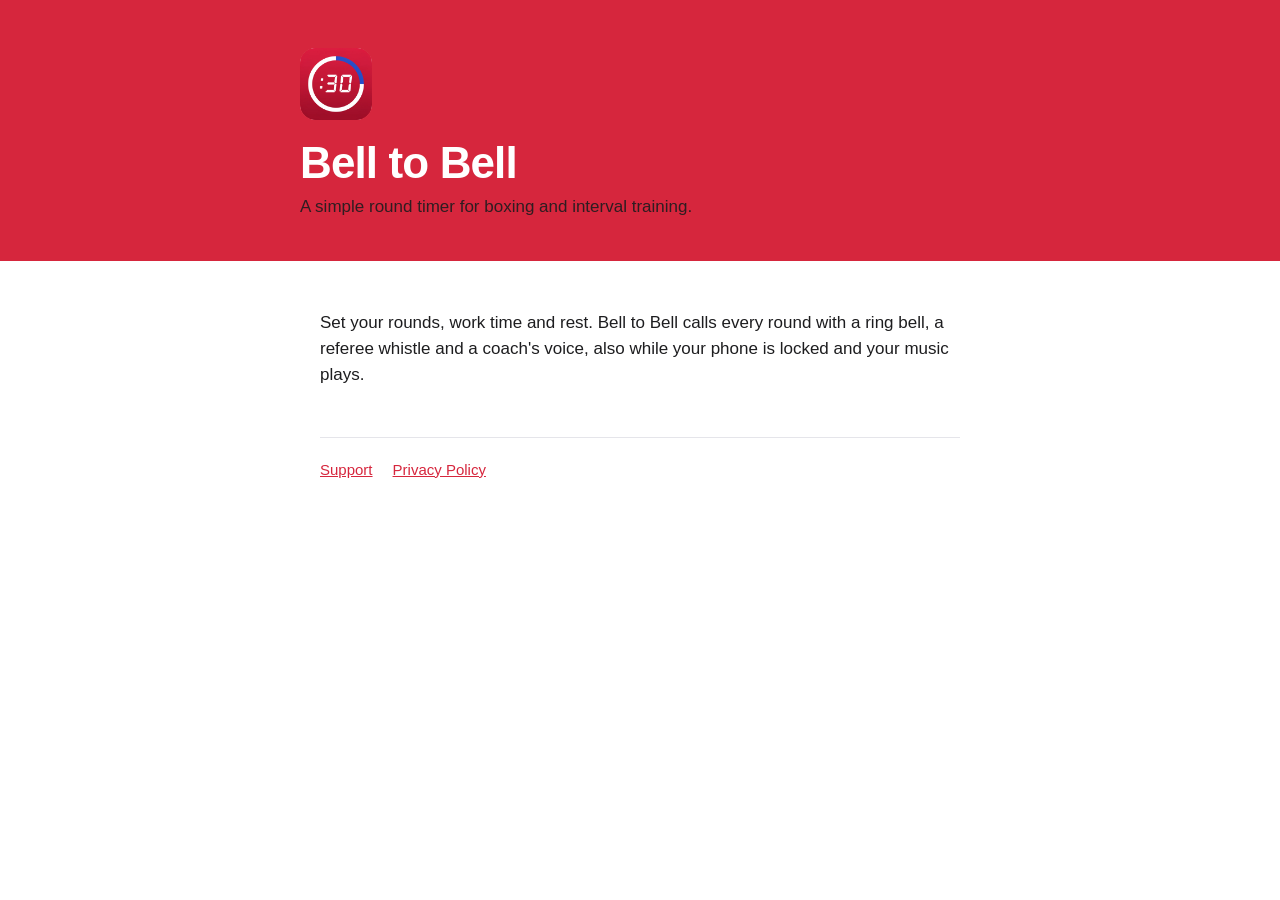
<file: index.html>
<!doctype html>
<html lang="en">
<head>
<meta charset="utf-8"><meta name="viewport" content="width=device-width, initial-scale=1">
<title>Bell to Bell: Round Timer</title>
<link rel="stylesheet" href="style.css">
</head>
<body>
<header><div class="wrap">
<img src="icon.png" alt="Bell to Bell app icon">
<h1>Bell to Bell</h1>
<p>A simple round timer for boxing and interval training.</p>
</div></header>
<main>
<p>Set your rounds, work time and rest. Bell to Bell calls every round with a ring bell, a referee whistle and a coach's voice, also while your phone is locked and your music plays.</p>
<nav><a href="support.html">Support</a><a href="privacy.html">Privacy Policy</a></nav>
</main>
</body>
</html>
</file>
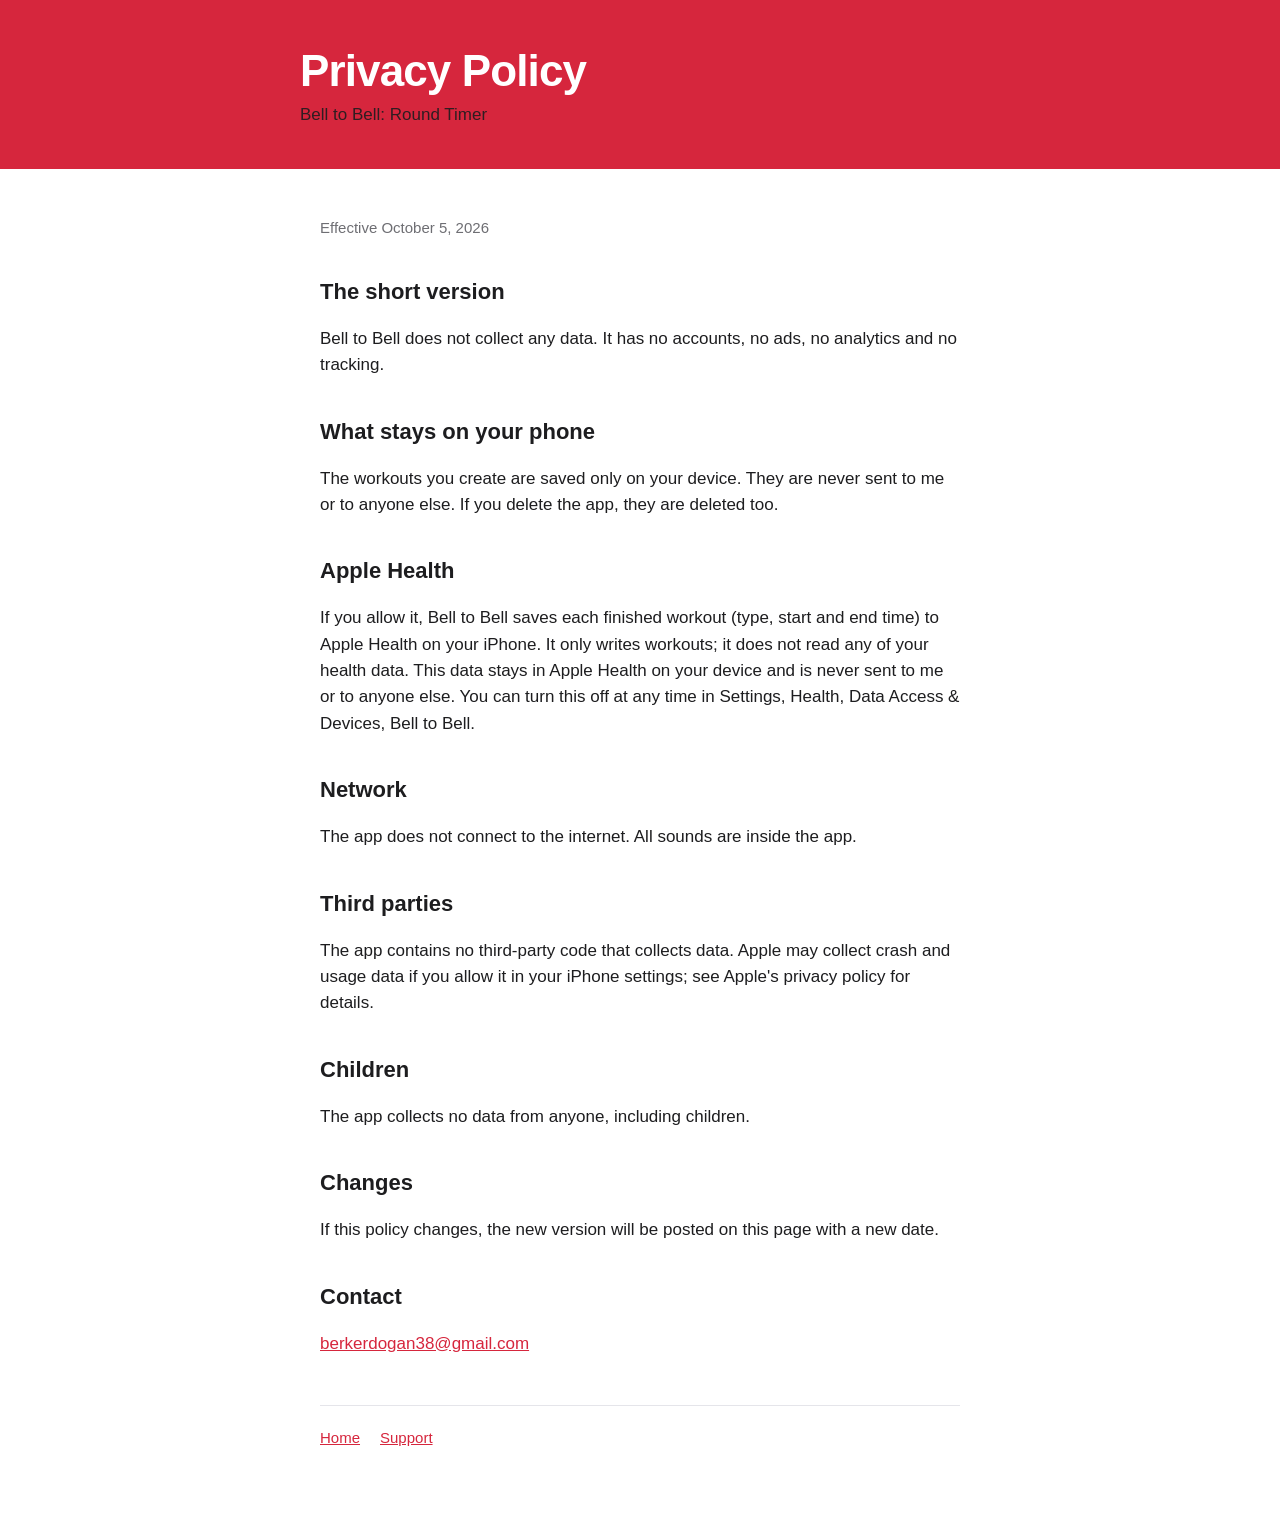
<file: privacy.html>
<!doctype html>
<html lang="en">
<head>
<meta charset="utf-8"><meta name="viewport" content="width=device-width, initial-scale=1">
<title>Bell to Bell Privacy Policy</title>
<link rel="stylesheet" href="style.css">
</head>
<body>
<header><div class="wrap">
<h1>Privacy Policy</h1>
<p>Bell to Bell: Round Timer</p>
</div></header>
<main>
<p class="muted">Effective October 5, 2026</p>

<h2>The short version</h2>
<p>Bell to Bell does not collect any data. It has no accounts, no ads, no analytics and no tracking.</p>

<h2>What stays on your phone</h2>
<p>The workouts you create are saved only on your device. They are never sent to me or to anyone else. If you delete the app, they are deleted too.</p>

<h2>Apple Health</h2>
<p>If you allow it, Bell to Bell saves each finished workout (type, start and end time) to Apple Health on your iPhone. It only writes workouts; it does not read any of your health data. This data stays in Apple Health on your device and is never sent to me or to anyone else. You can turn this off at any time in Settings, Health, Data Access &amp; Devices, Bell to Bell.</p>

<h2>Network</h2>
<p>The app does not connect to the internet. All sounds are inside the app.</p>

<h2>Third parties</h2>
<p>The app contains no third-party code that collects data. Apple may collect crash and usage data if you allow it in your iPhone settings; see Apple's privacy policy for details.</p>

<h2>Children</h2>
<p>The app collects no data from anyone, including children.</p>

<h2>Changes</h2>
<p>If this policy changes, the new version will be posted on this page with a new date.</p>

<h2>Contact</h2>
<p><a href="mailto:berkerdogan38@gmail.com">berkerdogan38@gmail.com</a></p>

<nav><a href="index.html">Home</a><a href="support.html">Support</a></nav>
</main>
</body>
</html>
</file>
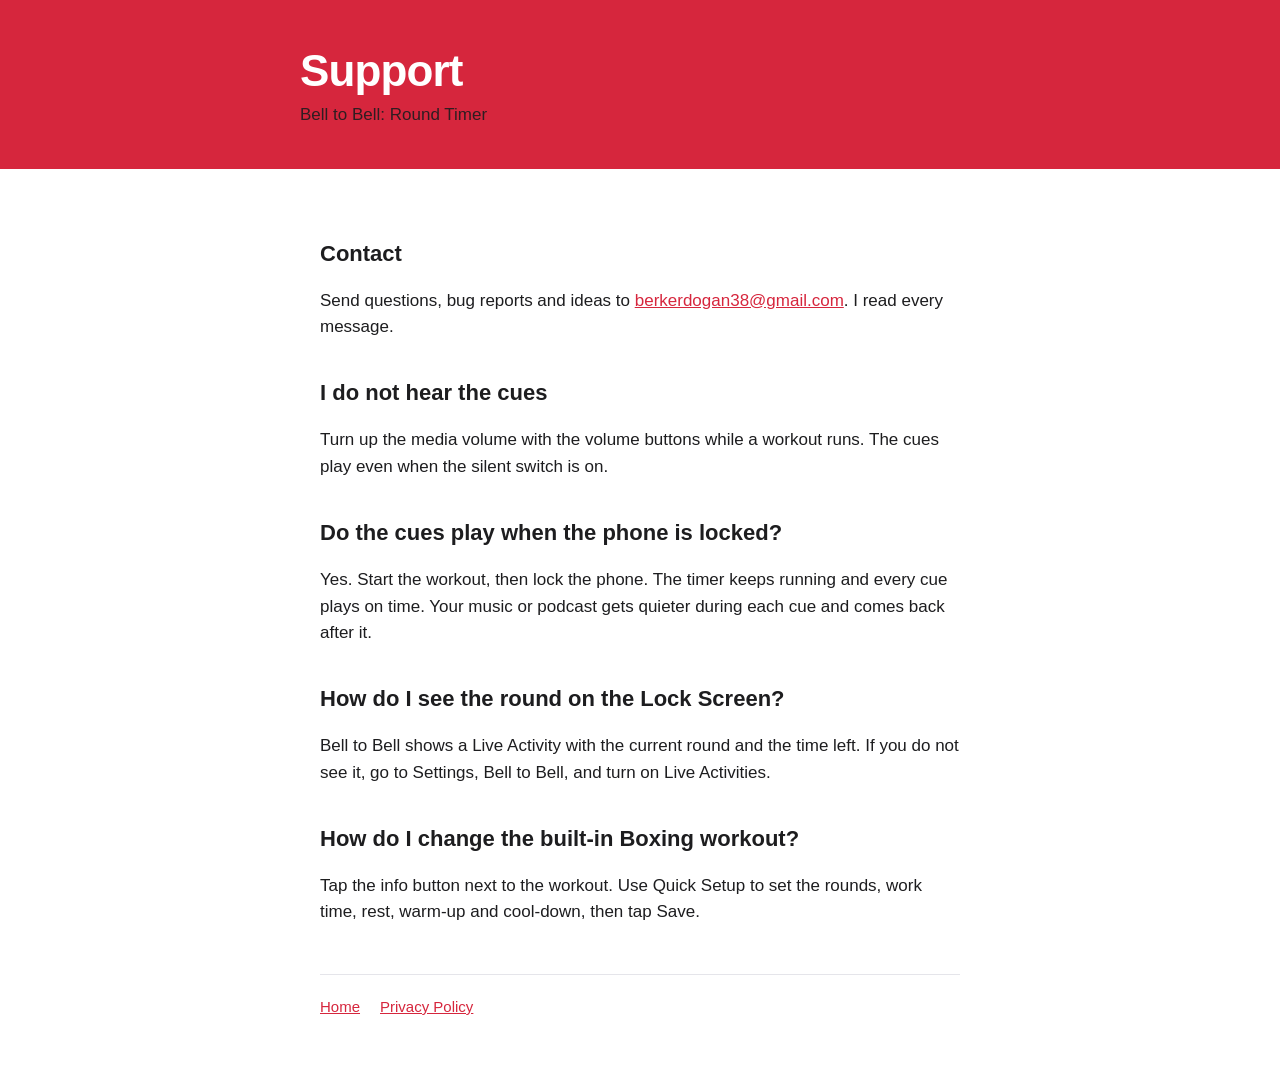
<file: support.html>
<!doctype html>
<html lang="en">
<head>
<meta charset="utf-8"><meta name="viewport" content="width=device-width, initial-scale=1">
<title>Bell to Bell Support</title>
<link rel="stylesheet" href="style.css">
</head>
<body>
<header><div class="wrap">
<h1>Support</h1>
<p>Bell to Bell: Round Timer</p>
</div></header>
<main>
<h2>Contact</h2>
<p>Send questions, bug reports and ideas to <a href="mailto:berkerdogan38@gmail.com">berkerdogan38@gmail.com</a>. I read every message.</p>

<h2>I do not hear the cues</h2>
<p>Turn up the media volume with the volume buttons while a workout runs. The cues play even when the silent switch is on.</p>

<h2>Do the cues play when the phone is locked?</h2>
<p>Yes. Start the workout, then lock the phone. The timer keeps running and every cue plays on time. Your music or podcast gets quieter during each cue and comes back after it.</p>

<h2>How do I see the round on the Lock Screen?</h2>
<p>Bell to Bell shows a Live Activity with the current round and the time left. If you do not see it, go to Settings, Bell to Bell, and turn on Live Activities.</p>

<h2>How do I change the built-in Boxing workout?</h2>
<p>Tap the info button next to the workout. Use Quick Setup to set the rounds, work time, rest, warm-up and cool-down, then tap Save.</p>

<nav><a href="index.html">Home</a><a href="privacy.html">Privacy Policy</a></nav>
</main>
</body>
</html>
</file>
<file: style.css>
:root { --red: #d6263d; --blue: #1f5cd6; --ink: #1d1d1f; --muted: #6e6e73; --bg: #ffffff; --line: #e5e5ea; }
@media (prefers-color-scheme: dark) { :root { --ink: #f5f5f7; --muted: #a1a1a6; --bg: #000000; --line: #2c2c2e; } }
* { box-sizing: border-box; }
body { margin: 0; background: var(--bg); color: var(--ink); font: 17px/1.55 -apple-system, BlinkMacSystemFont, "SF Pro Text", "Helvetica Neue", sans-serif; }
header { background: var(--red); color: #fff; padding: 48px 20px 40px; }
header .wrap, main { max-width: 680px; margin: 0 auto; }
header img { width: 72px; height: 72px; border-radius: 16px; display: block; margin-bottom: 20px; }
h1 { font: 800 44px/1.05 -apple-system, "SF Pro Display", sans-serif; font-stretch: condensed; letter-spacing: -0.02em; margin: 0; }
header p { margin: 8px 0 0; opacity: 0.9; }
main { padding: 32px 20px 64px; }
h2 { font-size: 22px; margin: 36px 0 8px; }
p, li { color: var(--ink); }
.muted { color: var(--muted); font-size: 15px; }
a { color: var(--red); }
nav { margin-top: 48px; padding-top: 20px; border-top: 1px solid var(--line); font-size: 15px; }
nav a { margin-right: 20px; }
</file>
